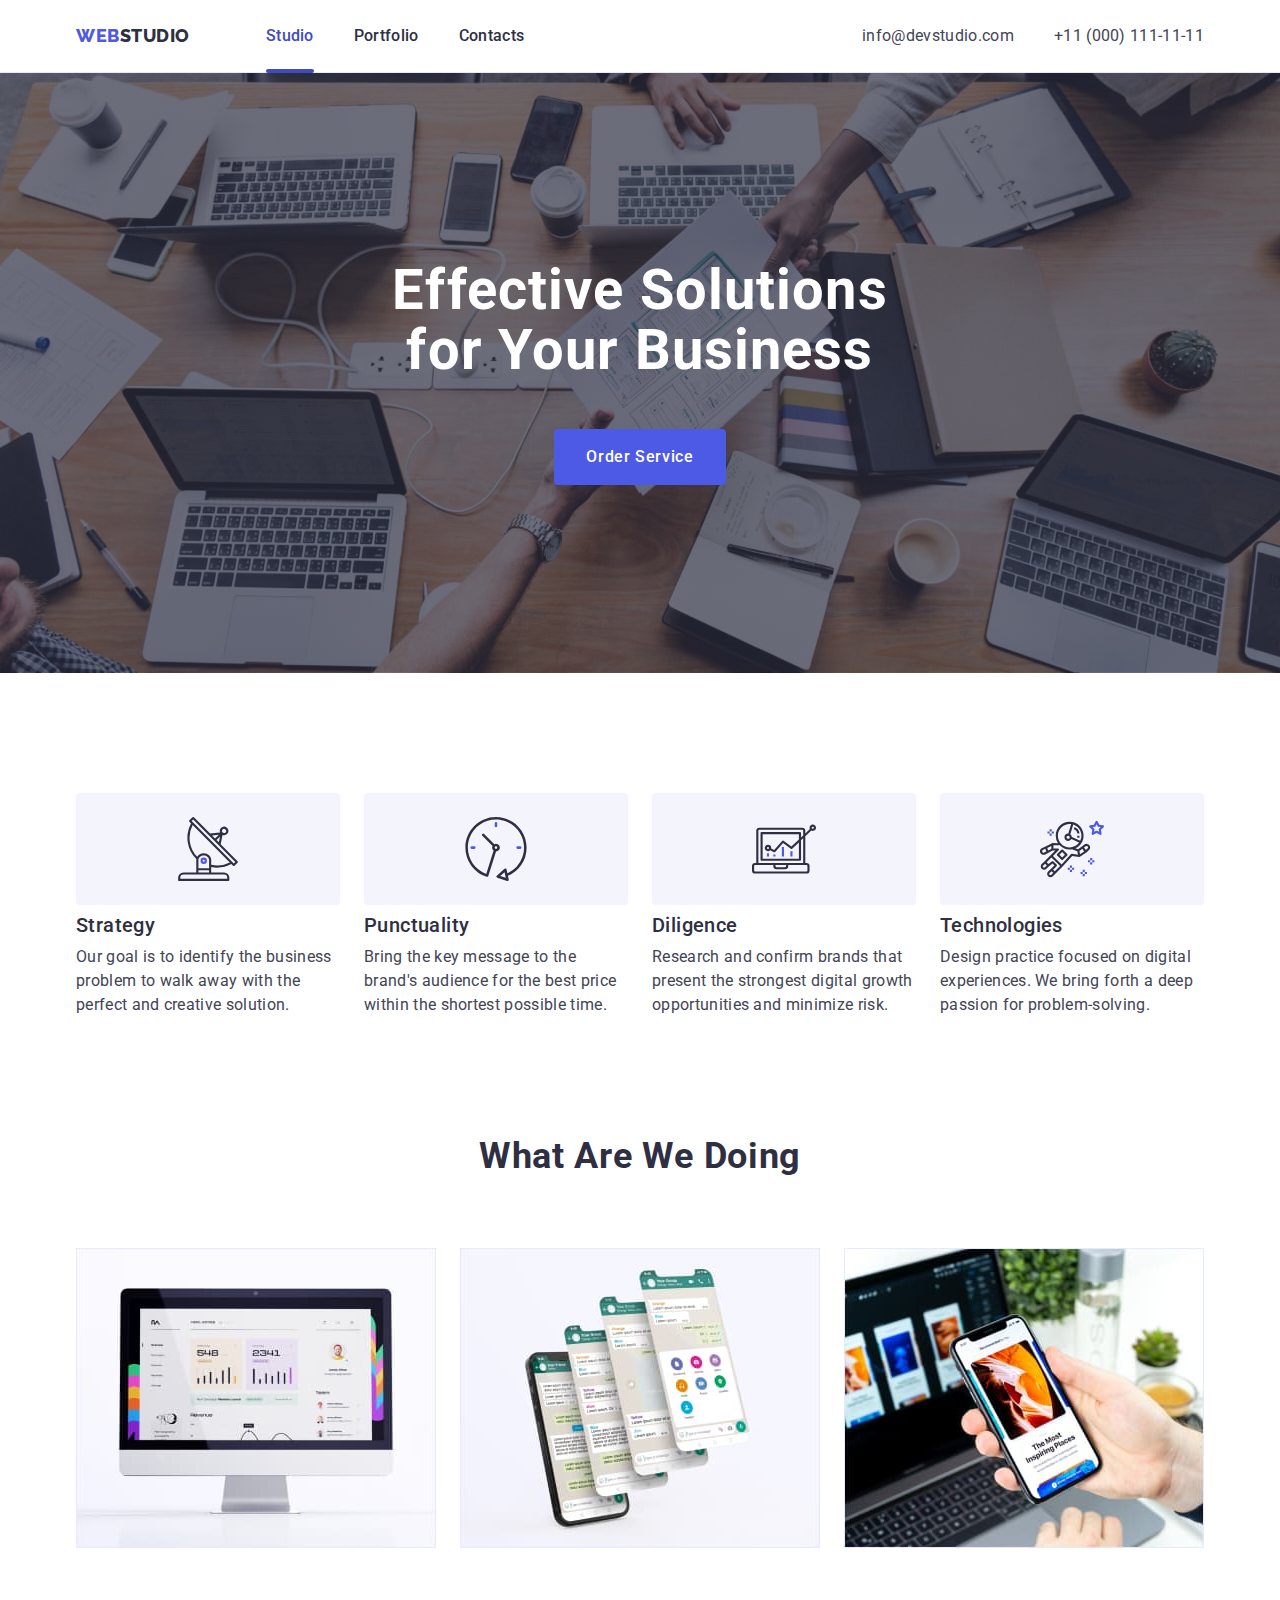
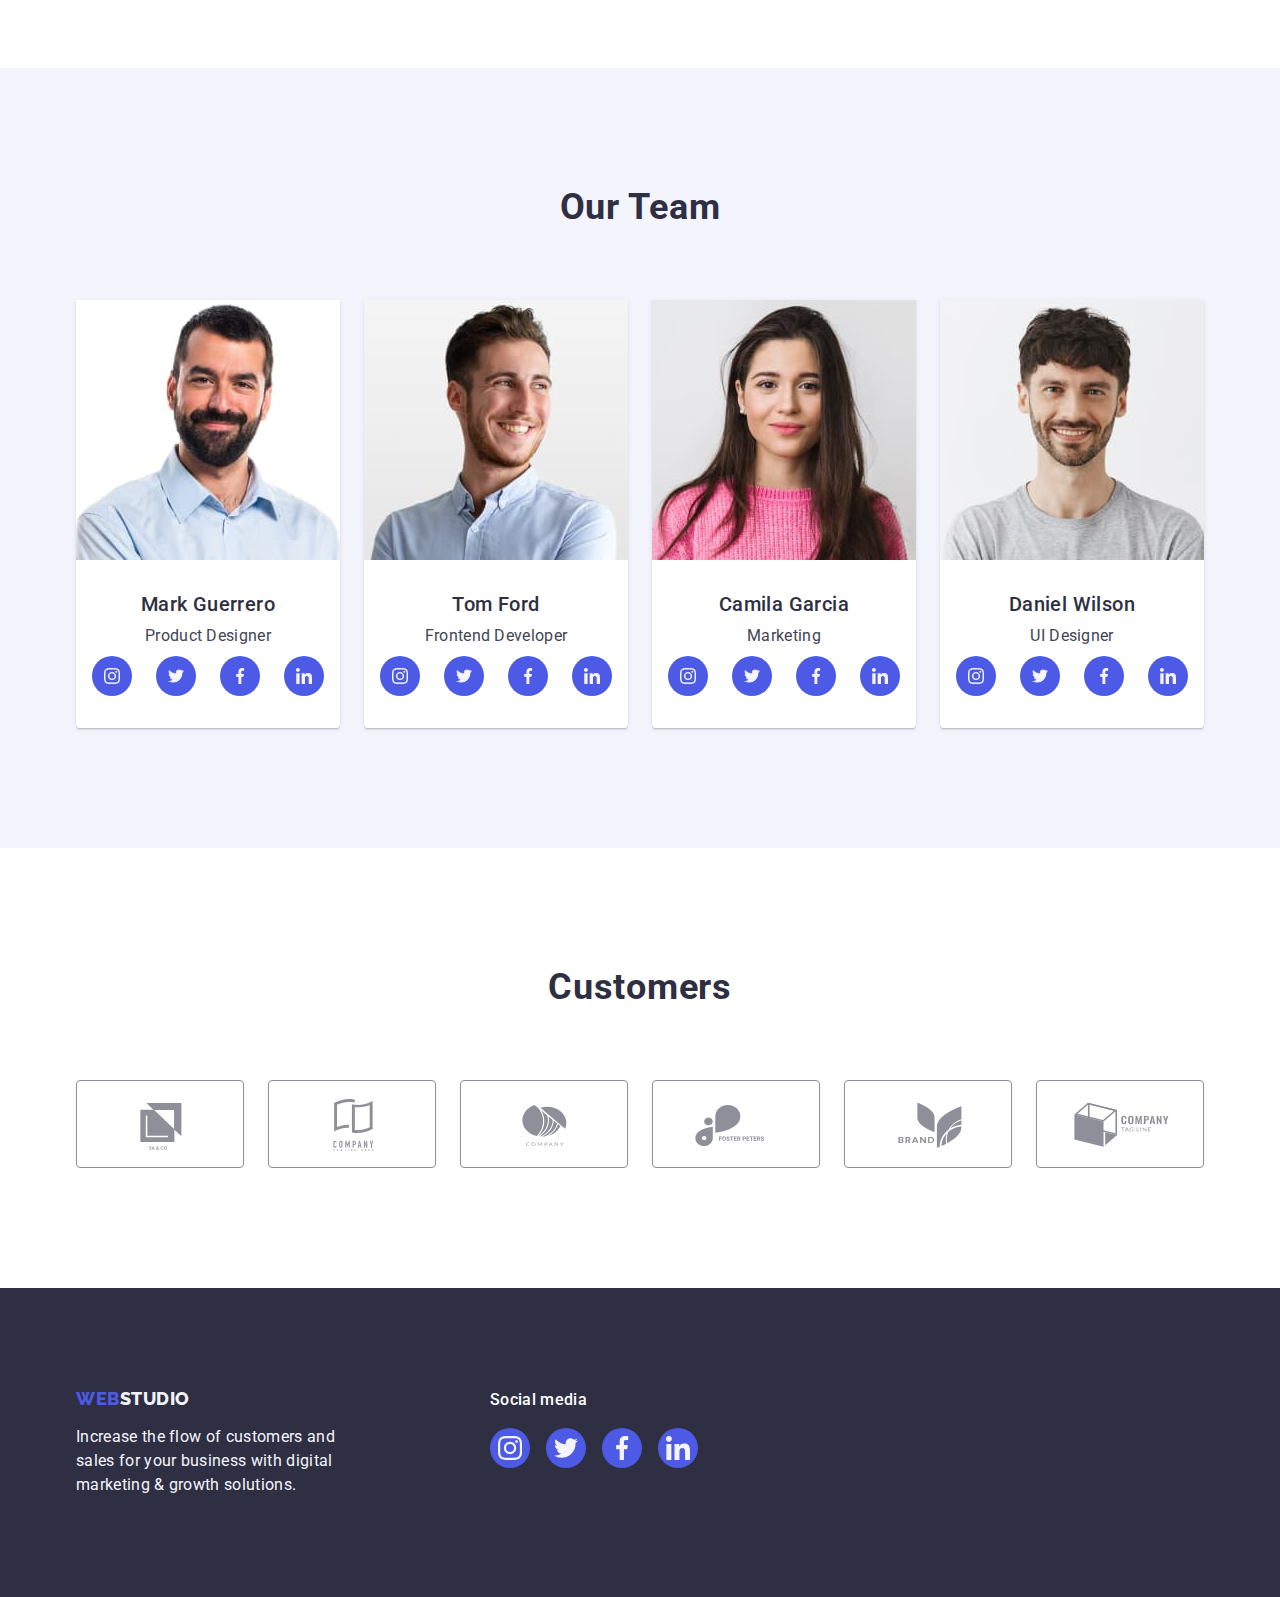
<file: index.html>
<!DOCTYPE html>
<html lang="en">
  <head>
    <meta charset="UTF-8" />
    <meta http-equiv="X-UA-Compatible" content="IE=edge" />
    <meta name="viewport" content="width=device-width, initial-scale=1.0" />
    <title>Студія</title>
    <link rel="preconnect" href="https://fonts.googleapis.com" />
    <link rel="preconnect" href="https://fonts.gstatic.com" crossorigin />
    <link
      href="https://fonts.googleapis.com/css2?family=Raleway:wght@800&family=Roboto:wght@400;500;700;900&display=swap"
      rel="stylesheet"
    />
    <link
      rel="stylesheet"
      href="https://cdnjs.cloudflare.com/ajax/libs/modern-normalize/1.1.0/modern-normalize.min.css"
    />
    <link rel="stylesheet" href="./css/styles.css" />
  </head>
  <body>
    <!-- Header -->
    <header class="page-header">
      <div class="container page-header-nav">
        <nav class="page-nav">
          <a class="logo link page-header-logo" href="./index.html">
            Web<span class="header-logo-second-part">Studio</span>
          </a>

          <ul class="page-nav-list">
            <li class="page-nav-item">
              <a class="page-nav-link link current" href="./index.html"
                >Studio</a
              >
            </li>
            <li class="page-nav-item">
              <a class="page-nav-link link" href="./portfolio.html"
                >Portfolio</a
              >
            </li>
            <li class="page-nav-item">
              <a class="page-nav-link link" href="">Contacts</a>
            </li>
          </ul>
        </nav>

        <address class="contacts">
          <ul class="contact-list">
            <li class="contact-item">
              <a class="contact-link link" href="mailto:info@devstudio.com"
                >info@devstudio.com</a
              >
            </li>
            <li class="contact-item">
              <a class="contact-link link" href="tel:+110001111111"
                >+11 (000) 111-11-11</a
              >
            </li>
          </ul>
        </address>
      </div>
    </header>
    <!-- Main -->
    <main>
      <!-- Hero -->
      <section class="hero-section">
        <div class="container">
          <h1 class="hero-title">Effective Solutions for Your Business</h1>
          <button type="button" class="order-service-btn" data-modal-open>
            Order Service
          </button>
        </div>
      </section>
      <!-- About us -->
      <section class="section about-us-section">
        <div class="container">
          <h2 class="about-us-title visually-hidden">About us</h2>
          <ul class="about-us-list">
            <li class="about-us-item">
              <div class="about-us-top">
                <svg class="about-us-icon" width="64" height="64">
                  <use href="./images/icon.svg#antenna"></use>
                </svg>
              </div>
              <h3 class="about-us-title">Strategy</h3>
              <p class="about-us-text">
                Our goal is to identify the business problem to walk away with
                the perfect and creative solution.
              </p>
            </li>
            <li class="about-us-item">
              <div class="about-us-top">
                <svg class="about-us-icon" width="64" height="64">
                  <use href="./images/icon.svg#clock"></use>
                </svg>
              </div>
              <h3 class="about-us-title">Punctuality</h3>
              <p class="about-us-text">
                Bring the key message to the brand's audience for the best price
                within the shortest possible time.
              </p>
            </li>
            <li class="about-us-item">
              <div class="about-us-top">
                <svg class="about-us-icon" width="64" height="64">
                  <use href="./images/icon.svg#diagram"></use>
                </svg>
              </div>
              <h3 class="about-us-title">Diligence</h3>
              <p class="about-us-text">
                Research and confirm brands that present the strongest digital
                growth opportunities and minimize risk.
              </p>
            </li>
            <li class="about-us-item">
              <div class="about-us-top">
                <svg class="about-us-icon" width="64" height="64">
                  <use href="./images/icon.svg#astronaut"></use>
                </svg>
              </div>
              <h3 class="about-us-title">Technologies</h3>
              <p class="about-us-text">
                Design practice focused on digital experiences. We bring forth a
                deep passion for problem-solving.
              </p>
            </li>
          </ul>
        </div>
      </section>
      <!-- What are we doing -->
      <section class="section products-section">
        <div class="container">
          <h2 class="section-title">What are we doing</h2>
          <ul class="products-list">
            <li class="products-item">
              <img
                class="products-img"
                src="./images/what-are-we-doing/computer.jpg"
                alt="Computer monitor showing a website"
                width="360"
                height="300"
              />
            </li>
            <li class="products-item">
              <img
                class="products-img"
                src="./images/what-are-we-doing/phone.jpg"
                alt="Smartphone with a messaging app shown on the screen"
                width="360"
                height="300"
              />
            </li>
            <li class="products-item">
              <img
                class="products-img"
                src="./images/what-are-we-doing/laptop.jpg"
                alt="Smartphone in a person's hand and a laptop on a table"
                width="360"
                height="300"
              />
            </li>
          </ul>
        </div>
      </section>
      <!-- Our Team -->
      <section class="section our-team-section">
        <div class="container">
          <h2 class="section-title">Our Team</h2>
          <ul class="our-team-list">
            <li class="our-team-item">
              <img
                class="our-team-img"
                src="./images/our-team/mark-guerrero.jpg"
                alt="Portrait photo of Mark Guerrero"
                width="264"
                height="260"
              />
              <div class="our-team-content">
                <h3 class="our-team-name">Mark Guerrero</h3>
                <p class="our-team-position">Product Designer</p>
                <ul class="team-social-list">
                  <li class="team-social-item">
                    <a
                      class="team-social-link"
                      href=""
                      target="_blank"
                      rel="noopener noreferrer"
                    >
                      <svg class="team-social-icon" width="16" height="16">
                        <use href="./images/icon.svg#instagram"></use>
                      </svg>
                    </a>
                  </li>
                  <li class="team-social-item">
                    <a
                      class="team-social-link"
                      href=""
                      target="_blank"
                      rel="noopener noreferrer"
                    >
                      <svg class="team-social-icon" width="16" height="16">
                        <use href="./images/icon.svg#twitter"></use>
                      </svg>
                    </a>
                  </li>
                  <li class="team-social-item">
                    <a
                      class="team-social-link"
                      href=""
                      target="_blank"
                      rel="noopener noreferrer"
                    >
                      <svg class="team-social-icon" width="16" height="16">
                        <use href="./images/icon.svg#facebook"></use>
                      </svg>
                    </a>
                  </li>
                  <li class="team-social-item">
                    <a
                      class="team-social-link"
                      href=""
                      target="_blank"
                      rel="noopener noreferrer"
                    >
                      <svg class="team-social-icon" width="16" height="16">
                        <use href="./images/icon.svg#linkedin"></use>
                      </svg>
                    </a>
                  </li>
                </ul>
              </div>
            </li>
            <li class="our-team-item">
              <img
                class="our-team-img"
                src="./images/our-team/tom-ford.jpg"
                alt="Portrait photo of Tom Ford"
                width="264"
                height="260"
              />
              <div class="our-team-content">
                <h3 class="our-team-name">Tom Ford</h3>
                <p class="our-team-position">Frontend Developer</p>
                <ul class="team-social-list">
                  <li class="team-social-item">
                    <a
                      class="team-social-link"
                      href=""
                      target="_blank"
                      rel="noopener noreferrer"
                    >
                      <svg class="team-social-icon" width="16" height="16">
                        <use href="./images/icon.svg#instagram"></use>
                      </svg>
                    </a>
                  </li>
                  <li class="team-social-item">
                    <a
                      class="team-social-link"
                      href=""
                      target="_blank"
                      rel="noopener noreferrer"
                    >
                      <svg class="team-social-icon" width="16" height="16">
                        <use href="./images/icon.svg#twitter"></use>
                      </svg>
                    </a>
                  </li>
                  <li class="team-social-item">
                    <a
                      class="team-social-link"
                      href=""
                      target="_blank"
                      rel="noopener noreferrer"
                    >
                      <svg class="team-social-icon" width="16" height="16">
                        <use href="./images/icon.svg#facebook"></use>
                      </svg>
                    </a>
                  </li>
                  <li class="team-social-item">
                    <a
                      class="team-social-link"
                      href=""
                      target="_blank"
                      rel="noopener noreferrer"
                    >
                      <svg class="team-social-icon" width="16" height="16">
                        <use href="./images/icon.svg#linkedin"></use>
                      </svg>
                    </a>
                  </li>
                </ul>
              </div>
            </li>
            <li class="our-team-item">
              <img
                class="our-team-img"
                src="./images/our-team/camila-garcia.jpg"
                alt="Portrait photo of Camila Garcia"
                width="264"
                height="260"
              />
              <div class="our-team-content">
                <h3 class="our-team-name">Camila Garcia</h3>
                <p class="our-team-position">Marketing</p>
                <ul class="team-social-list">
                  <li class="team-social-item">
                    <a
                      class="team-social-link"
                      href=""
                      target="_blank"
                      rel="noopener noreferrer"
                    >
                      <svg class="team-social-icon" width="16" height="16">
                        <use href="./images/icon.svg#instagram"></use>
                      </svg>
                    </a>
                  </li>
                  <li class="team-social-item">
                    <a
                      class="team-social-link"
                      href=""
                      target="_blank"
                      rel="noopener noreferrer"
                    >
                      <svg class="team-social-icon" width="16" height="16">
                        <use href="./images/icon.svg#twitter"></use>
                      </svg>
                    </a>
                  </li>
                  <li class="team-social-item">
                    <a
                      class="team-social-link"
                      href=""
                      target="_blank"
                      rel="noopener noreferrer"
                    >
                      <svg class="team-social-icon" width="16" height="16">
                        <use href="./images/icon.svg#facebook"></use>
                      </svg>
                    </a>
                  </li>
                  <li class="team-social-item">
                    <a
                      class="team-social-link"
                      href=""
                      target="_blank"
                      rel="noopener noreferrer"
                    >
                      <svg class="team-social-icon" width="16" height="16">
                        <use href="./images/icon.svg#linkedin"></use>
                      </svg>
                    </a>
                  </li>
                </ul>
              </div>
            </li>
            <li class="our-team-item">
              <img
                class="our-team-img"
                src="./images/our-team/daniel-wilson.jpg"
                alt="Portrait photo of Daniel Wilson"
                width="264"
                height="260"
              />
              <div class="our-team-content">
                <h3 class="our-team-name">Daniel Wilson</h3>
                <p class="our-team-position">UI Designer</p>
                <ul class="team-social-list">
                  <li class="team-social-item">
                    <a
                      class="team-social-link"
                      href=""
                      target="_blank"
                      rel="noopener noreferrer"
                    >
                      <svg class="team-social-icon" width="16" height="16">
                        <use href="./images/icon.svg#instagram"></use>
                      </svg>
                    </a>
                  </li>
                  <li class="team-social-item">
                    <a
                      class="team-social-link"
                      href=""
                      target="_blank"
                      rel="noopener noreferrer"
                    >
                      <svg class="team-social-icon" width="16" height="16">
                        <use href="./images/icon.svg#twitter"></use>
                      </svg>
                    </a>
                  </li>
                  <li class="team-social-item">
                    <a
                      class="team-social-link"
                      href=""
                      target="_blank"
                      rel="noopener noreferrer"
                    >
                      <svg class="team-social-icon" width="16" height="16">
                        <use href="./images/icon.svg#facebook"></use>
                      </svg>
                    </a>
                  </li>
                  <li class="team-social-item">
                    <a
                      class="team-social-link"
                      href=""
                      target="_blank"
                      rel="noopener noreferrer"
                    >
                      <svg class="team-social-icon" width="16" height="16">
                        <use href="./images/icon.svg#linkedin"></use>
                      </svg>
                    </a>
                  </li>
                </ul>
              </div>
            </li>
          </ul>
        </div>
      </section>
      <!-- Customers -->
      <section class="section customers-section">
        <div class="container">
          <h2 class="section-title">Customers</h2>
          <ul class="customers-list">
            <li class="customers-item">
              <a
                class="customers-link"
                href=""
                target="_blank"
                rel="noopener noreferrer"
              >
                <svg class="customers-icon" width="104" height="56">
                  <use href="./images/icon.svg#customer-1"></use>
                </svg>
              </a>
            </li>
            <li class="customers-item">
              <a
                class="customers-link"
                href=""
                target="_blank"
                rel="noopener noreferrer"
              >
                <svg class="customers-icon" width="104" height="56">
                  <use href="./images/icon.svg#customer-2"></use>
                </svg>
              </a>
            </li>
            <li class="customers-item">
              <a
                class="customers-link"
                href=""
                target="_blank"
                rel="noopener noreferrer"
              >
                <svg class="customers-icon" width="104" height="56">
                  <use href="./images/icon.svg#customer-3"></use>
                </svg>
              </a>
            </li>
            <li class="customers-item">
              <a
                class="customers-link"
                href=""
                target="_blank"
                rel="noopener noreferrer"
              >
                <svg class="customers-icon" width="104" height="56">
                  <use href="./images/icon.svg#customer-4"></use>
                </svg>
              </a>
            </li>
            <li class="customers-item">
              <a
                class="customers-link"
                href=""
                target="_blank"
                rel="noopener noreferrer"
              >
                <svg class="customers-icon" width="104" height="56">
                  <use href="./images/icon.svg#customer-5"></use>
                </svg>
              </a>
            </li>
            <li class="customers-item">
              <a
                class="customers-link"
                href=""
                target="_blank"
                rel="noopener noreferrer"
              >
                <svg class="customers-icon" width="104" height="56">
                  <use href="./images/icon.svg#customer-6"></use>
                </svg>
              </a>
            </li>
          </ul>
        </div>
      </section>
    </main>
    <!-- Footer -->
    <footer class="webstudio-footer">
      <div class="container footer-container">
        <div class="footer-logo-container">
          <a class="logo link footer-logo" href="./index.html"
            >Web<span class="footer-logo-second-part">Studio</span>
          </a>
          <p class="footer-text">
            Increase the flow of customers and sales for your business with
            digital marketing & growth solutions.
          </p>
        </div>
        <div class="footer-social">
          <p class="footer-social-title">Social media</p>
          <ul class="footer-social-list">
            <li class="footer-social-item">
              <a
                class="footer-social-link"
                href=""
                target="_blank"
                rel="noopener noreferrer"
              >
                <svg class="footer-social-icon" width="24" height="24">
                  <use href="./images/icon.svg#instagram"></use>
                </svg>
              </a>
            </li>
            <li class="footer-social-item">
              <a
                class="footer-social-link"
                href=""
                target="_blank"
                rel="noopener noreferrer"
              >
                <svg class="footer-social-icon" width="24" height="24">
                  <use href="./images/icon.svg#twitter"></use>
                </svg>
              </a>
            </li>
            <li class="footer-social-item">
              <a
                class="footer-social-link"
                href=""
                target="_blank"
                rel="noopener noreferrer"
              >
                <svg class="footer-social-icon" width="24" height="24">
                  <use href="./images/icon.svg#facebook"></use>
                </svg>
              </a>
            </li>
            <li class="footer-social-item">
              <a
                class="footer-social-link"
                href=""
                target="_blank"
                rel="noopener noreferrer"
              >
                <svg class="footer-social-icon" width="24" height="24">
                  <use href="./images/icon.svg#linkedin"></use>
                </svg>
              </a>
            </li>
          </ul>
        </div>
      </div>
    </footer>
    <div class="backdrop is-hidden" data-modal>
      <div class="modal">
        <button type="button" class="modal-close-btn" data-modal-close>
          <svg class="modal-close-icon" width="8" height="8">
            <use href="./images/icon.svg#close-button"></use>
          </svg>
        </button>
      </div>
    </div>
    <script src="./js/modal.js"></script>
  </body>
</html>
</file>
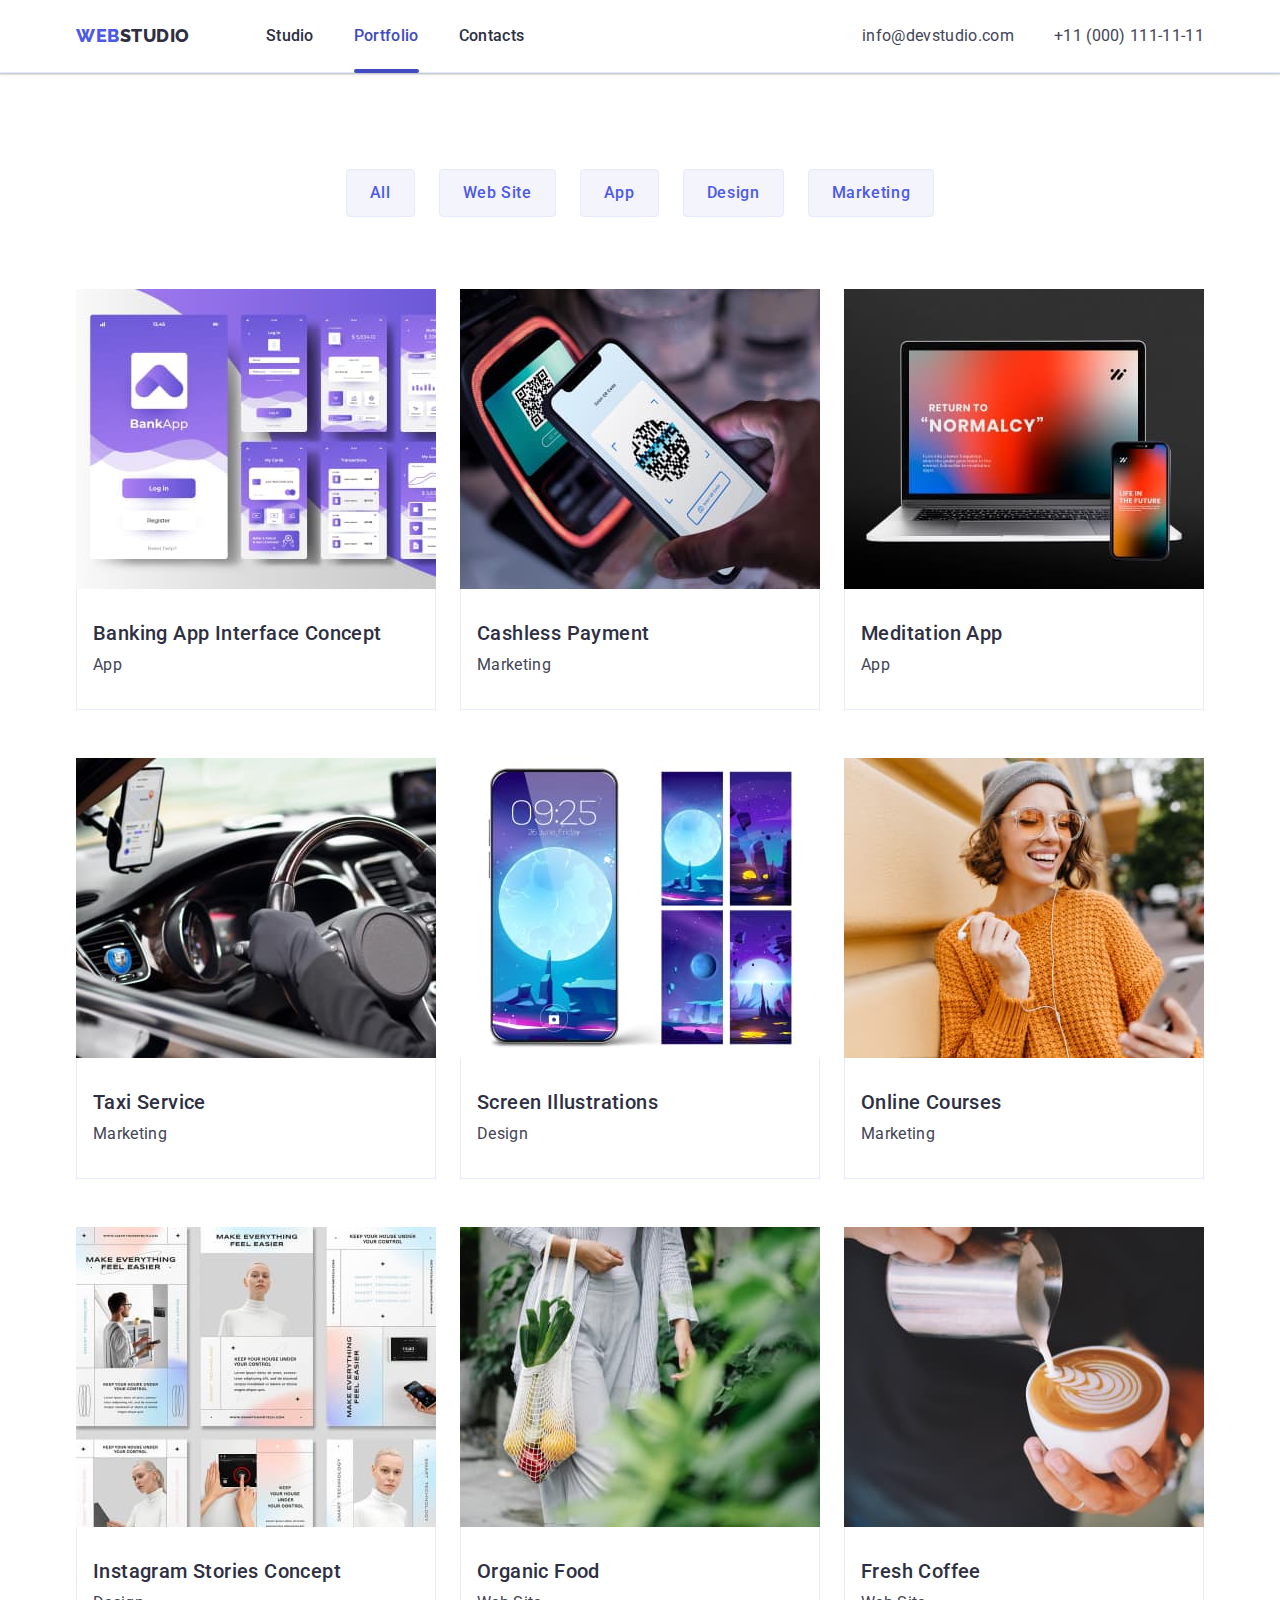
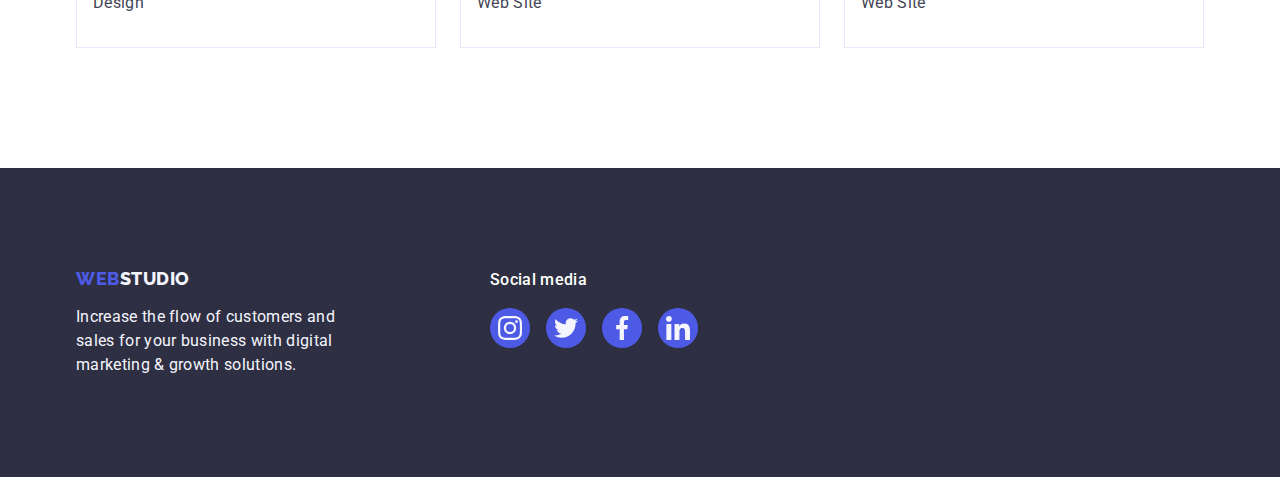
<file: portfolio.html>
<!DOCTYPE html>
<html lang="en">
  <head>
    <meta charset="UTF-8" />
    <meta http-equiv="X-UA-Compatible" content="IE=edge" />
    <meta name="viewport" content="width=device-width, initial-scale=1.0" />
    <title>Портфоліо</title>
    <link rel="preconnect" href="https://fonts.googleapis.com" />
    <link rel="preconnect" href="https://fonts.gstatic.com" crossorigin />
    <link
      href="https://fonts.googleapis.com/css2?family=Raleway:wght@800&family=Roboto:wght@400;500;700;900&display=swap"
      rel="stylesheet"
    />
    <link
      rel="stylesheet"
      href="https://cdnjs.cloudflare.com/ajax/libs/modern-normalize/1.1.0/modern-normalize.min.css"
    />
    <link rel="stylesheet" href="./css/styles.css" />
  </head>
  <body>
    <!-- Header -->
    <header class="page-header">
      <div class="container page-header-nav">
        <nav class="page-nav">
          <a class="logo link page-header-logo" href="./index.html">
            Web<span class="header-logo-second-part">Studio</span>
          </a>

          <ul class="page-nav-list">
            <li class="page-nav-item">
              <a class="page-nav-link link" href="./index.html">Studio</a>
            </li>
            <li class="page-nav-item">
              <a class="page-nav-link link current" href="./portfolio.html"
                >Portfolio</a
              >
            </li>
            <li class="page-nav-item">
              <a class="page-nav-link link" href="">Contacts</a>
            </li>
          </ul>
        </nav>

        <address class="contacts">
          <ul class="contact-list">
            <li class="contact-item">
              <a class="contact-link link" href="mailto:info@devstudio.com"
                >info@devstudio.com</a
              >
            </li>
            <li class="contact-item">
              <a class="contact-link link" href="tel:+110001111111"
                >+11 (000) 111-11-11</a
              >
            </li>
          </ul>
        </address>
      </div>
    </header>
    <!-- Main -->
    <main>
      <!-- Portfolio -->
      <section class="section our-works-section">
        <div class="container">
          <h1 class="visually-hidden">Our works</h1>
          <ul class="filter-list">
            <li class="filter-item">
              <button class="filter-btn" type="button">All</button>
            </li>
            <li class="filter-item">
              <button class="filter-btn" type="button">Web Site</button>
            </li>
            <li class="filter-item">
              <button class="filter-btn" type="button">App</button>
            </li>
            <li class="filter-item">
              <button class="filter-btn" type="button">Design</button>
            </li>
            <li class="filter-item">
              <button class="filter-btn" type="button">Marketing</button>
            </li>
          </ul>

          <ul class="project-list">
            <li class="project-item">
              <a class="project-item-link link" href="">
                <div class="project-thumb">
                  <img
                    class="project-img"
                    src="./images/our-works/project1.jpg"
                    alt="Banking phone app interface"
                    width="360"
                    height="300"
                  />

                  <div class="project-overlay">
                    <p class="project-overlay-text">
                      14 Stylish and User-Friendly App Design Concepts · Task
                      Manager App · Calorie Tracker App · Exotic Fruit Ecommerce
                      App · Cloud Storage App
                    </p>
                  </div>
                </div>
                <div class="project-description">
                  <h2 class="project-title">Banking App Interface Concept</h2>
                  <p class="project-filter">App</p>
                </div>
              </a>
            </li>
            <li class="project-item">
              <a class="project-item-link link" href="">
                <div class="project-thumb">
                  <img
                    class="project-img"
                    src="./images/our-works/project2.jpg"
                    alt="Smartphone and a payment terminal"
                    width="360"
                    height="300"
                  />

                  <div class="project-overlay">
                    <p class="project-overlay-text">
                      14 Stylish and User-Friendly App Design Concepts · Task
                      Manager App · Calorie Tracker App · Exotic Fruit Ecommerce
                      App · Cloud Storage App
                    </p>
                  </div>
                </div>
                <div class="project-description">
                  <h2 class="project-title">Cashless Payment</h2>
                  <p class="project-filter">Marketing</p>
                </div>
              </a>
            </li>
            <li class="project-item">
              <a class="project-item-link link" href="">
                <div class="project-thumb">
                  <img
                    class="project-img"
                    src="./images/our-works/project3.jpg"
                    alt="Smartphone and a laptop"
                    width="360"
                    height="300"
                  />

                  <div class="project-overlay">
                    <p class="project-overlay-text">
                      14 Stylish and User-Friendly App Design Concepts · Task
                      Manager App · Calorie Tracker App · Exotic Fruit Ecommerce
                      App · Cloud Storage App
                    </p>
                  </div>
                </div>
                <div class="project-description">
                  <h2 class="project-title">Meditation App</h2>
                  <p class="project-filter">App</p>
                </div>
              </a>
            </li>
            <li class="project-item">
              <a class="project-item-link link" href="">
                <div class="project-thumb">
                  <img
                    class="project-img"
                    src="./images/our-works/project4.jpg"
                    alt="Steering wheel in a car"
                    width="360"
                    height="300"
                  />

                  <div class="project-overlay">
                    <p class="project-overlay-text">
                      14 Stylish and User-Friendly App Design Concepts · Task
                      Manager App · Calorie Tracker App · Exotic Fruit Ecommerce
                      App · Cloud Storage App
                    </p>
                  </div>
                </div>
                <div class="project-description">
                  <h2 class="project-title">Taxi Service</h2>
                  <p class="project-filter">Marketing</p>
                </div>
              </a>
            </li>
            <li class="project-item">
              <a class="project-item-link link" href="">
                <div class="project-thumb">
                  <img
                    class="project-img"
                    src="./images/our-works/project5.jpg"
                    alt="Smartphone screen illustrations"
                    width="360"
                    height="300"
                  />

                  <div class="project-overlay">
                    <p class="project-overlay-text">
                      14 Stylish and User-Friendly App Design Concepts · Task
                      Manager App · Calorie Tracker App · Exotic Fruit Ecommerce
                      App · Cloud Storage App
                    </p>
                  </div>
                </div>
                <div class="project-description">
                  <h2 class="project-title">Screen Illustrations</h2>
                  <p class="project-filter">Design</p>
                </div>
              </a>
            </li>
            <li class="project-item">
              <a class="project-item-link link" href="">
                <div class="project-thumb">
                  <img
                    class="project-img"
                    src="./images/our-works/project6.jpg"
                    alt="Woman wearing headphones"
                    width="360"
                    height="300"
                  />

                  <div class="project-overlay">
                    <p class="project-overlay-text">
                      14 Stylish and User-Friendly App Design Concepts · Task
                      Manager App · Calorie Tracker App · Exotic Fruit Ecommerce
                      App · Cloud Storage App
                    </p>
                  </div>
                </div>
                <div class="project-description">
                  <h2 class="project-title">Online Courses</h2>
                  <p class="project-filter">Marketing</p>
                </div>
              </a>
            </li>
            <li class="project-item">
              <a class="project-item-link link" href="">
                <div class="project-thumb">
                  <img
                    class="project-img"
                    src="./images/our-works/project7.jpg"
                    alt="Instagram stories examples"
                    width="360"
                    height="300"
                  />

                  <div class="project-overlay">
                    <p class="project-overlay-text">
                      14 Stylish and User-Friendly App Design Concepts · Task
                      Manager App · Calorie Tracker App · Exotic Fruit Ecommerce
                      App · Cloud Storage App
                    </p>
                  </div>
                </div>
                <div class="project-description">
                  <h2 class="project-title">Instagram Stories Concept</h2>
                  <p class="project-filter">Design</p>
                </div>
              </a>
            </li>
            <li class="project-item">
              <a class="project-item-link link" href="">
                <div class="project-thumb">
                  <img
                    class="project-img"
                    src="./images/our-works/project8.jpg"
                    alt="Woman wearing a bag with vegatables"
                    width="360"
                    height="300"
                  />

                  <div class="project-overlay">
                    <p class="project-overlay-text">
                      14 Stylish and User-Friendly App Design Concepts · Task
                      Manager App · Calorie Tracker App · Exotic Fruit Ecommerce
                      App · Cloud Storage App
                    </p>
                  </div>
                </div>
                <div class="project-description">
                  <h2 class="project-title">Organic Food</h2>
                  <p class="project-filter">Web Site</p>
                </div>
              </a>
            </li>
            <li class="project-item">
              <a class="project-item-link link" href="">
                <div class="project-thumb">
                  <img
                    class="project-img"
                    src="./images/our-works/project9.jpg"
                    alt="Cup of coffee"
                    width="360"
                    height="300"
                  />
                  <div class="project-overlay">
                    <p class="project-overlay-text">
                      14 Stylish and User-Friendly App Design Concepts · Task
                      Manager App · Calorie Tracker App · Exotic Fruit Ecommerce
                      App · Cloud Storage App
                    </p>
                  </div>
                </div>
                <div class="project-description">
                  <h2 class="project-title">Fresh Coffee</h2>
                  <p class="project-filter">Web Site</p>
                </div>
              </a>
            </li>
          </ul>
        </div>
      </section>
    </main>
    <!-- Footer -->
    <footer class="webstudio-footer">
      <div class="container footer-container">
        <div class="footer-logo-container">
          <a class="logo link footer-logo" href="./index.html"
            >Web<span class="footer-logo-second-part">Studio</span>
          </a>
          <p class="footer-text">
            Increase the flow of customers and sales for your business with
            digital marketing & growth solutions.
          </p>
        </div>
        <div class="footer-social">
          <p class="footer-social-title">Social media</p>
          <ul class="footer-social-list">
            <li class="footer-social-item">
              <a
                class="footer-social-link"
                href=""
                target="_blank"
                rel="noopener noreferrer"
              >
                <svg class="footer-social-icon" width="24" height="24">
                  <use href="./images/icon.svg#instagram"></use>
                </svg>
              </a>
            </li>
            <li class="footer-social-item">
              <a
                class="footer-social-link"
                href=""
                target="_blank"
                rel="noopener noreferrer"
              >
                <svg class="footer-social-icon" width="24" height="24">
                  <use href="./images/icon.svg#twitter"></use>
                </svg>
              </a>
            </li>
            <li class="footer-social-item">
              <a
                class="footer-social-link"
                href=""
                target="_blank"
                rel="noopener noreferrer"
              >
                <svg class="footer-social-icon" width="24" height="24">
                  <use href="./images/icon.svg#facebook"></use>
                </svg>
              </a>
            </li>
            <li class="footer-social-item">
              <a
                class="footer-social-link"
                href=""
                target="_blank"
                rel="noopener noreferrer"
              >
                <svg class="footer-social-icon" width="24" height="24">
                  <use href="./images/icon.svg#linkedin"></use>
                </svg>
              </a>
            </li>
          </ul>
        </div>
      </div>
    </footer>
  </body>
</html>
</file>
<file: css/styles.css>
:root {
  /* Fonts */
  --primary-font: 'Roboto', sans-serif;
  --secondary-font: 'Raleway', sans-serif;
  /* Colors */
  --primary-text-color: #434455;
  --secondary-text-color: #2e2f42;
  --accent-color: #4d5ae5;
  --primary-hover-color: #404bbf;
  --secondary-hover-color: #31d0aa;
  --primary-background-color: #ffffff;
  --secondary-background-color: #f4f4fd;
  --customers-link-color: #8e8f99;
  /* Transition */
  --transition-duration: 250ms;
  --timing-function: cubic-bezier(0.4, 0, 0.2, 1);
}

h1,
h2,
h3,
h4,
h5,
h6,
p {
  margin-top: 0;
  margin-bottom: 0;
}

ul,
ol {
  margin-top: 0;
  margin-bottom: 0;
  padding-left: 0;
  list-style: none;
}

img {
  display: block;
}

button {
  cursor: pointer;
}

.link {
  text-decoration: none;
}

body {
  font-family: var(--primary-font);
  color: var(--primary-text-color);
  background-color: var(--primary-background-color);
}

/* ============Components============ */

.container {
  width: 1158px;
  margin-left: auto;
  margin-right: auto;
  padding-left: 15px;
  padding-right: 15px;
}

.logo {
  font-family: var(--secondary-font);
  font-weight: 800;
  font-size: 18px;
  line-height: 1.17;
  letter-spacing: 0.03em;
  text-transform: uppercase;
  color: var(--accent-color);
}

.section {
  padding-top: 120px;
  padding-bottom: 120px;
}

.section-title {
  margin-bottom: 72px;
  font-weight: 700;
  font-size: 36px;
  line-height: 1.1;
  text-align: center;
  letter-spacing: 0.02em;
  text-transform: capitalize;
  color: var(--secondary-text-color);
}

.visually-hidden {
  position: absolute;
  width: 1px;
  height: 1px;
  margin: -1px;
  border: 0;
  padding: 0;

  white-space: nowrap;
  clip-path: inset(100%);
  clip: rect(0 0 0 0);
  overflow: hidden;
}

/* ============/Components============ */

/* ============STUDIO============ */

/* ============Header============ */

.page-header {
  border-bottom: 1px solid #e7e9fc;
  box-shadow: 0px 2px 1px rgba(46, 47, 66, 0.08),
    0px 1px 1px rgba(46, 47, 66, 0.16), 0px 1px 6px rgba(46, 47, 66, 0.08);
}

.page-header-nav {
  display: flex;
  align-items: center;
}

.page-nav {
  display: flex;
  align-items: center;
}

.page-header-logo {
  padding-top: 24px;
  padding-bottom: 24px;
  margin-right: 76px;
}

.header-logo-second-part {
  color: var(--secondary-text-color);
}

.page-nav-list {
  display: flex;
  align-items: center;
  gap: 40px;
}

.page-nav-link {
  display: block;
  padding-top: 24px;
  padding-bottom: 24px;

  font-weight: 500;
  font-size: 16px;
  line-height: 1.5;
  letter-spacing: 0.02em;
  color: var(--secondary-text-color);

  transition: color var(--transition-duration) var(--timing-function);
}

.page-nav-link:hover,
.page-nav-link:focus {
  color: var(--primary-hover-color);
}

.page-nav-link.current {
  position: relative;
  color: #404bbf;
}

.page-nav-link.current::after {
  position: absolute;
  bottom: -1px;
  left: 0;

  content: '';
  display: block;
  width: 100%;
  height: 4px;
  background-color: #404bbf;
  border-radius: 2px;
}

.contacts {
  font-style: normal;
  margin-left: auto;
}

.contact-list {
  display: flex;
  align-items: center;
  gap: 40px;
}

.contact-link {
  display: block;
  padding-top: 24px;
  padding-bottom: 24px;

  font-weight: 400;
  font-size: 16px;
  line-height: 1.5;
  letter-spacing: 0.02em;
  color: var(--primary-text-color);

  transition: color var(--transition-duration) var(--timing-function);
}

.contact-link:hover,
.contact-link:focus {
  color: var(--primary-hover-color);
}
/* ============/Header============ */

/* ============Hero============ */

.hero-section {
  max-width: 1440px;
  padding-top: 188px;
  padding-bottom: 188px;
  margin-left: auto;
  margin-right: auto;
  text-align: center;

  background-color: var(--secondary-text-color);
  background-image: linear-gradient(
      rgba(46, 47, 66, 0.7),
      rgba(46, 47, 66, 0.7)
    ),
    url('../images/hero/hero-background.jpg');
  background-repeat: no-repeat;
  background-position: center;
  background-size: cover;
}

.hero-title {
  max-width: 496px;
  margin-right: auto;
  margin-left: auto;
  margin-bottom: 48px;
  font-style: normal;
  font-weight: 700;
  font-size: 56px;
  line-height: 1.07;
  letter-spacing: 0.02em;
  color: var(--primary-background-color);
}

.order-service-btn {
  display: block;
  padding: 16px 32px;
  margin-right: auto;
  margin-left: auto;
  min-width: 169px;
  max-height: 56px;
  border-radius: 4px;
  border: none;

  font-weight: 500;
  font-size: 16px;
  line-height: 1.5;
  letter-spacing: 0.04em;
  background-color: var(--accent-color);
  color: var(--primary-background-color);

  transition: background-color var(--transition-duration) var(--timing-function);
}

.order-service-btn:hover,
.order-service-btn:focus {
  background-color: var(--primary-hover-color);
}

/* ============/Hero============ */

/* ============About us============ */

.about-us-list {
  display: flex;
  gap: 24px;
}

.about-us-item {
  flex-basis: calc((100% - 72px) / 4);
}

.about-us-top {
  display: flex;
  justify-content: center;
  align-items: center;
  height: 112px;
  margin-bottom: 8px;

  background-color: var(--secondary-background-color);
  border-radius: 4px;
}

.about-us-title {
  margin-bottom: 8px;
  font-weight: 500;
  font-size: 20px;
  line-height: 1.2;
  letter-spacing: 0.02em;
  color: var(--secondary-text-color);
}

.about-us-text {
  font-size: 16px;
  line-height: 1.5;
  letter-spacing: 0.02em;
  color: var(--primary-text-color);
}

/* ============/About us============ */

/* ============What are we doing============ */

.products-section {
  padding-top: 0;
}

.products-list {
  display: flex;
  flex-wrap: wrap;
  gap: 24px;
}

.products-item {
  flex-basis: calc((100% - 48px) / 3);
}

/* ============/What are we doing============ */

/* ============Our team============ */

.our-team-section {
  background-color: var(--secondary-background-color);
}

.our-team-list {
  display: flex;
  gap: 24px;
  flex-wrap: wrap;
}

.our-team-item {
  flex-basis: calc((100% - 72px) / 4);

  background-color: var(--primary-background-color);
  box-shadow: 0px 1px 6px rgba(46, 47, 66, 0.08),
    0px 1px 1px rgba(46, 47, 66, 0.16), 0px 2px 1px rgba(46, 47, 66, 0.08);
  border-radius: 0px 0px 4px 4px;
}

.our-team-content {
  padding: 32px 0;
  border-radius: 0px 0px 4px 4px;
}

.our-team-name {
  margin-bottom: 8px;
  font-weight: 500;
  font-size: 20px;
  line-height: 1.2;
  text-align: center;
  letter-spacing: 0.02em;
  color: var(--secondary-text-color);
}

.our-team-position {
  margin-bottom: 8px;
  font-size: 16px;
  line-height: 1.5;
  letter-spacing: 0.02em;
  text-align: center;
  color: var(--primary-text-color);
}

.team-social-list {
  display: flex;
  gap: 24px;
  justify-content: center;
}

.team-social-link {
  display: flex;
  justify-content: center;
  align-items: center;
  width: 40px;
  height: 40px;
  border-radius: 50%;
  color: var(--secondary-background-color);
  background-color: var(--accent-color);

  transition: background-color var(--transition-duration) var(--timing-function);
}

.team-social-link:hover,
.team-social-link:focus {
  background-color: var(--primary-hover-color);
}

.team-social-icon {
  fill: currentColor;
}

/* ============/Our team============ */

/* ============Customers============ */

.customers-list {
  display: flex;
  gap: 24px;
  flex-wrap: wrap;
}

.customers-link {
  display: flex;
  justify-content: center;
  align-items: center;
  width: 168px;
  height: 88px;

  color: var(--customers-link-color);
  border: 1px solid var(--customers-link-color);
  border-radius: 4px;

  transition: color var(--transition-duration) var(--timing-function),
    border-color var(--transition-duration) var(--timing-function);
}

.customers-link:hover,
.customers-link:focus {
  color: var(--primary-hover-color);
  border-color: var(--primary-hover-color);
}

.customers-icon {
  fill: currentColor;
}

/* ============/Customers============ */

/* ============Footer============ */

.webstudio-footer {
  padding-top: 100px;
  padding-bottom: 100px;
  background-color: var(--secondary-text-color);
}

.footer-container {
  display: flex;
  gap: 120px;
  align-items: baseline;
}

.footer-logo-container {
  width: 294px;
}

.footer-logo {
  display: inline-block;
  margin-bottom: 16px;
}

.footer-logo-second-part {
  color: var(--secondary-background-color);
}

.footer-text {
  font-size: 16px;
  line-height: 1.5;
  letter-spacing: 0.02em;
  color: var(--secondary-background-color);
}

.footer-social {
  margin-right: auto;
}

.footer-social-title {
  margin-bottom: 16px;
  font-weight: 500;
  font-size: 16px;
  line-height: 1.5;
  letter-spacing: 0.02em;
  color: var(--primary-background-color);
}

.footer-social-list {
  display: flex;
  gap: 16px;
}

.footer-social-link {
  display: flex;
  justify-content: center;
  align-items: center;
  width: 40px;
  height: 40px;
  border-radius: 50%;
  color: var(--secondary-background-color);
  background-color: var(--accent-color);

  transition: background-color var(--transition-duration) var(--timing-function);
}

.footer-social-link:hover,
.footer-social-link:focus {
  background-color: var(--secondary-hover-color);
}

.footer-social-icon {
  fill: currentColor;
}

/* ============/Footer============ */

/* ============/STUDIO============ */

/* ============PORTFOLIO============ */

/* ============Our works============ */

.our-works-section {
  padding-top: 96px;
  padding-bottom: 120px;
}

.filter-list {
  display: flex;
  justify-content: center;
  margin-bottom: 72px;
  gap: 24px;
}

.filter-btn {
  display: inline-block;
  padding: 11px 23px;

  font-weight: 500;
  font-size: 16px;
  line-height: 1.5;
  text-align: center;
  letter-spacing: 0.04em;

  color: var(--accent-color);
  background-color: var(--secondary-background-color);
  border: 1px solid #e7e9fc;
  border-radius: 4px;

  transition: color var(--transition-duration) var(--timing-function),
    background-color var(--transition-duration) var(--timing-function),
    box-shadow var(--transition-duration) var(--timing-function);
}

.filter-btn:hover,
.filter-btn:focus {
  border: 1px solid transparent;
  color: var(--primary-background-color);
  background-color: var(--primary-hover-color);
  box-shadow: 0px 3px 1px rgba(0, 0, 0, 0.1), 0px 2px 1px rgba(0, 0, 0, 0.08),
    0px 2px 2px rgba(0, 0, 0, 0.12);
}

/* ============Our works============ */

.project-list {
  display: flex;
  flex-wrap: wrap;
  column-gap: 24px;
  row-gap: 48px;
}

.project-item {
  flex-basis: calc((100% - 48px) / 3);
}

.project-item-link {
  display: block;
  transition: box-shadow var(--transition-duration) var(--timing-function);
}

.project-item-link:hover,
.project-item-link:focus {
  box-shadow: 0px 1px 6px rgba(46, 47, 66, 0.08),
    0px 1px 1px rgba(46, 47, 66, 0.16), 0px 2px 1px rgba(46, 47, 66, 0.08);
}

.project-thumb {
  position: relative;
  overflow: hidden;
}

.project-overlay {
  position: absolute;
  top: 0;
  left: 0;
  width: 100%;
  height: 100%;
  padding: 40px 32px;
  overflow: auto;
  background-color: var(--accent-color);

  transform: translateY(100%);
  transition: transform var(--transition-duration) var(--timing-function);
}

.project-overlay-text {
  font-size: 16px;
  line-height: 1.5;
  letter-spacing: 0.02em;
  color: #f4f4fd;
}

.project-item-link:hover .project-overlay,
.project-item-link:focus .project-overlay {
  transform: translateY(0);
}

.project-description {
  padding: 32px 16px;
  border: 1px solid #e7e9fc;
  border-top: none;
}

.project-title {
  margin-bottom: 8px;
  font-weight: 500;
  font-size: 20px;
  line-height: 1.2;
  letter-spacing: 0.02em;
  color: var(--secondary-text-color);
}

.project-filter {
  font-size: 16px;
  line-height: 1.5;
  letter-spacing: 0.02em;
  color: var(--primary-text-color);
}

/* ============/PORTFOLIO============ */

/* ============Modal window============ */

.backdrop {
  position: fixed;
  top: 0;
  left: 0;
  z-index: 100;
  width: 100%;
  height: 100%;
  background-color: rgba(46, 47, 66, 0.4);

  transition: opacity var(--transition-duration) var(--timing-function),
    visibility var(--transition-duration) var(--timing-function);
}

.backdrop.is-hidden {
  opacity: 0;
  visibility: hidden;
  pointer-events: none;
}

.modal {
  position: absolute;
  top: 50%;
  left: 50%;
  width: 408px;
  height: 576px;

  background-color: #fcfcfc;
  box-shadow: 0px 1px 1px rgba(0, 0, 0, 0.14), 0px 1px 3px rgba(0, 0, 0, 0.12),
    0px 2px 1px rgba(0, 0, 0, 0.2);
  border-radius: 4px;

  transform: translate(-50%, -50%) scale(1);
  transition: transform var(--transition-duration) var(--timing-function);
}

.backdrop.is-hidden .modal {
  transform: translate(-50%, -50%) scale(0.9);
}

.modal-close-btn {
  position: absolute;
  top: 24px;
  right: 24px;

  display: flex;
  justify-content: center;
  align-items: center;

  width: 24px;
  height: 24px;
  padding: 0;
  border-radius: 50%;
  background-color: #e7e9fc;
  border: 1px solid rgba(0, 0, 0, 0.1);

  transition: background-color var(--transition-duration) var(--timing-function);
}

.modal-close-btn:hover,
.modal-close-btn:focus {
  background-color: #404bbf;
}

.modal-close-icon {
  fill: #2e2f42;
  transition: fill var(--transition-duration) var(--timing-function);
}

.modal-close-btn:hover .modal-close-icon,
.modal-close-btn:focus .modal-close-icon {
  fill: #ffffff;
}

/* ============Modal window============ */
</file>
